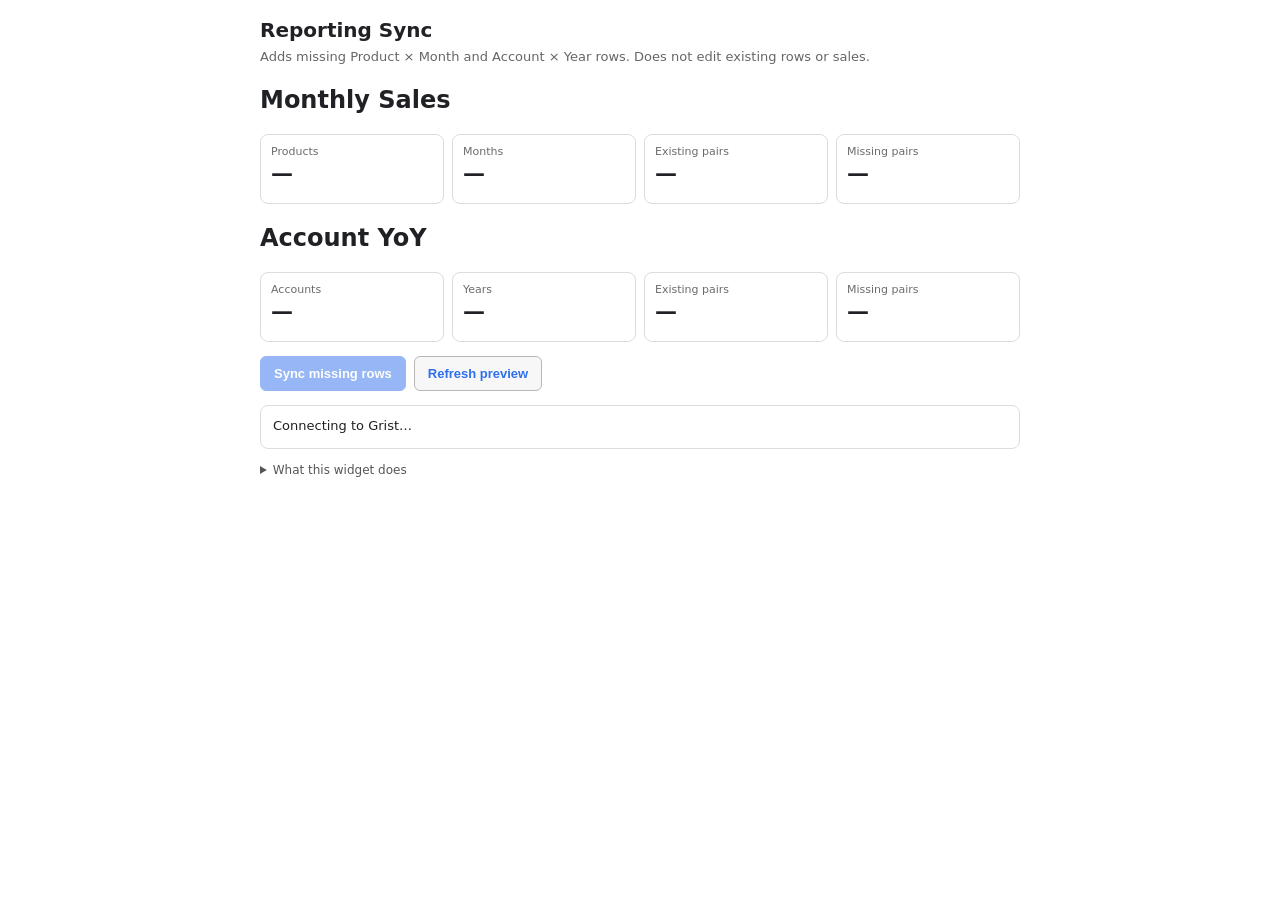
<file: index.html>
<!doctype html>
<html lang="en">
<head>
  <meta charset="utf-8" />
  <meta name="viewport" content="width=device-width, initial-scale=1" />
  <title>FDR Reporting Sync</title>
  <script src="https://docs.getgrist.com/grist-plugin-api.js"></script>
  <style>
    :root {
      font-family: Inter, system-ui, -apple-system, BlinkMacSystemFont, "Segoe UI", sans-serif;
      color: #202124;
      background: #ffffff;
    }

    * { box-sizing: border-box; }

    body {
      margin: 0;
      padding: 18px;
      min-width: 300px;
    }

    .wrap {
      max-width: 760px;
      margin: 0 auto;
    }

    h1 {
      font-size: 20px;
      margin: 0 0 6px;
    }

    .subtitle {
      margin: 0 0 16px;
      color: #666;
      font-size: 13px;
      line-height: 1.4;
    }

    .stats {
      display: grid;
      grid-template-columns: repeat(4, minmax(0, 1fr));
      gap: 8px;
      margin-bottom: 14px;
    }

    .stat {
      border: 1px solid #ddd;
      border-radius: 8px;
      padding: 10px;
      min-height: 70px;
    }

    .stat .label {
      color: #6b6b6b;
      font-size: 11px;
      margin-bottom: 4px;
    }

    .stat .value {
      font-size: 22px;
      font-weight: 700;
      line-height: 1.1;
    }

    .actions {
      display: flex;
      gap: 8px;
      align-items: center;
      margin-bottom: 14px;
      flex-wrap: wrap;
    }

    button {
      border: 1px solid #b8b8b8;
      border-radius: 6px;
      background: #f7f7f7;
      color: #2f6fed;
      padding: 9px 13px;
      cursor: pointer;
      font-size: 13px;
      font-weight: 600;
    }

    button.primary {
      background: #2f6fed;
      border-color: #2f6fed;
      color: white;
    }

    button:disabled {
      opacity: 0.5;
      cursor: not-allowed;
    }

    .status {
      border: 1px solid #ddd;
      border-radius: 8px;
      padding: 11px 12px;
      font-size: 13px;
      line-height: 1.45;
      min-height: 44px;
      white-space: pre-wrap;
    }

    .status.ok {
      border-color: #a8d5b5;
      background: #f2fbf4;
    }

    .status.warn {
      border-color: #e6c779;
      background: #fff9e8;
    }

    .status.error {
      border-color: #e3aaaa;
      background: #fff2f2;
    }

    details {
      margin-top: 14px;
      font-size: 12px;
      color: #555;
    }

    code {
      font-family: ui-monospace, SFMono-Regular, Menlo, Consolas, monospace;
      font-size: 11px;
    }

    @media (max-width: 600px) {
      .stats {
        grid-template-columns: repeat(2, minmax(0, 1fr));
      }
    }
  </style>
</head>
<body>
<div class="wrap">
  <h1>Reporting Sync</h1>
  <p class="subtitle">Adds missing Product × Month and Account × Year rows. Does not edit existing rows or sales.</p>
  <h2>Monthly Sales</h2>
  <div class="stats">
    <div class="stat"><div class="label">Products</div><div class="value" id="productsCount">—</div></div>
    <div class="stat"><div class="label">Months</div><div class="value" id="monthsCount">—</div></div>
    <div class="stat"><div class="label">Existing pairs</div><div class="value" id="monthlyExisting">—</div></div>
    <div class="stat"><div class="label">Missing pairs</div><div class="value" id="monthlyMissing">—</div></div>
  </div>
  <h2>Account YoY</h2>
  <div class="stats">
    <div class="stat"><div class="label">Accounts</div><div class="value" id="accountsCount">—</div></div>
    <div class="stat"><div class="label">Years</div><div class="value" id="yearsCount">—</div></div>
    <div class="stat"><div class="label">Existing pairs</div><div class="value" id="accountExisting">—</div></div>
    <div class="stat"><div class="label">Missing pairs</div><div class="value" id="accountMissing">—</div></div>
  </div>
  <div class="actions">
    <button id="syncBtn" class="primary" disabled>Sync missing rows</button>
    <button id="refreshBtn">Refresh preview</button>
  </div>
  <div id="status" class="status">Connecting to Grist…</div>
  <details><summary>What this widget does</summary>
    <p>For <code>Monthly_Sales</code>, it uses the products in <code>Products</code> and the distinct month dates already in Monthly Sales; it creates missing pairs and lets Grist's CE and Units formulas calculate. To extend the calendar beyond existing months, add those months first.</p>
    <p>For <code>Account_YoY_Data</code>, it uses <code>Accounts</code> and <code>Years</code>. If Account YoY already has duplicate keys, it skips that part until those records are reviewed. It never deletes or rewrites records.</p>
  </details>
</div>
<script>
(() => {
  "use strict";

  const CFG = {
    products: "Products", monthly: "Monthly_Sales", accounts: "Accounts",
    years: "Years", yoy: "Account_YoY_Data", batchSize: 50
  };
  const el = Object.fromEntries([
    "productsCount", "monthsCount", "monthlyExisting", "monthlyMissing",
    "accountsCount", "yearsCount", "accountExisting", "accountMissing",
    "syncBtn", "refreshBtn", "status"
  ].map(id => [id, document.getElementById(id)]));
  let busy = false;
  let previews = null;

  const count = table => Array.isArray(table.id) ? table.id.length : 0;
  const hasCol = (table, name) => Object.prototype.hasOwnProperty.call(table, name);
  const text = value => value == null ? "" : String(value).trim();
  const integer = value => Number.isSafeInteger(value) ? value : null;
  const asRef = value => {
    if (Array.isArray(value) && value[0] === "R") value = value[value.length - 1];
    return integer(value) > 0 ? value : null;
  };
  const asYear = value => {
    const n = Number(value);
    return value !== null && value !== "" && Number.isInteger(n) && n >= 1900 && n <= 2200 ? n : null;
  };
  const asMonth = value => {
    if (Array.isArray(value) && value[0] === "d") value = value[1];
    if (!Number.isSafeInteger(value)) return null;
    const day = new Date(value * 1000);
    return !Number.isNaN(day.getTime()) && day.getUTCDate() === 1 &&
      day.getUTCHours() === 0 && day.getUTCMinutes() === 0 && day.getUTCSeconds() === 0
      ? value : null;
  };
  const key = (left, right) => `${left}|${right}`;
  const required = (table, name, label) => {
    if (!hasCol(table, name)) throw new Error(`Missing column: ${label}.${name}`);
  };
  const format = value => value.toLocaleString();

  function previewMonthly(products, monthly) {
    required(products, "Product", CFG.products);
    required(monthly, "Product", CFG.monthly);
    required(monthly, "Month", CFG.monthly);
    const productMap = new Map();
    let unnamedProducts = 0;
    for (let i = 0; i < count(products); i++) {
      const id = asRef(products.id[i]);
      if (!id || !text(products.Product[i])) { unnamedProducts++; continue; }
      productMap.set(id, text(products.Product[i]));
    }
    const months = new Set();
    const existing = new Set();
    const duplicates = new Set();
    let malformed = 0;
    for (let i = 0; i < count(monthly); i++) {
      const product = asRef(monthly.Product[i]);
      const month = asMonth(monthly.Month[i]);
      if (!product || month === null || !productMap.has(product)) {
        malformed++;
        continue;
      }
      months.add(month);
      const pair = key(product, month);
      if (existing.has(pair)) duplicates.add(pair);
      existing.add(pair);
    }
    const missing = [];
    for (const product of productMap.keys()) {
      for (const month of months) {
        if (!existing.has(key(product, month))) missing.push({product, month});
      }
    }
    // Do not create months from guesswork: the existing rows define the calendar.
    const blocked = !productMap.size || !months.size || malformed > 0 || duplicates.size > 0 || unnamedProducts > 0;
    return {products: productMap.size, months: months.size, existing: existing.size,
      missing, duplicateCount: duplicates.size, malformed, unnamedProducts, blocked};
  }

  function previewAccounts(accounts, years, yoy) {
    required(accounts, "CanonicalID", CFG.accounts);
    required(years, "Year", CFG.years);
    required(yoy, "CanonicalID", CFG.yoy);
    required(yoy, "Year", CFG.yoy);
    const accountMap = new Map();
    let blankAccounts = 0;
    const duplicateAccounts = new Set();
    for (let i = 0; i < count(accounts); i++) {
      const id = text(accounts.CanonicalID[i]);
      if (!id) {blankAccounts++; continue;}
      if (accountMap.has(id)) {duplicateAccounts.add(id); continue;}
      accountMap.set(id, {id});
    }
    const yearSet = new Set();
    let invalidYears = 0;
    for (const rawYear of years.Year) {
      const year = asYear(rawYear);
      if (year !== null) yearSet.add(year);
      else if (rawYear !== null && rawYear !== "") invalidYears++;
    }
    const existing = new Set();
    const duplicates = new Set();
    let malformed = 0;
    for (let i = 0; i < count(yoy); i++) {
      const id = text(yoy.CanonicalID[i]);
      const year = asYear(yoy.Year[i]);
      if (!id || year === null) {malformed++; continue;}
      const pair = key(id, year);
      if (existing.has(pair)) duplicates.add(pair);
      existing.add(pair);
    }
    const missing = [];
    for (const account of accountMap.values()) {
      for (const year of yearSet) {
        if (!existing.has(key(account.id, year))) missing.push({...account, year});
      }
    }
    const blocked = !accountMap.size || !yearSet.size || blankAccounts > 0 ||
      duplicateAccounts.size > 0 || invalidYears > 0 || malformed > 0 || duplicates.size > 0;
    return {accounts: accountMap.size, years: yearSet.size, existing: existing.size,
      missing, duplicateCount: duplicates.size, duplicateAccounts: duplicateAccounts.size,
      blankAccounts, invalidYears, malformed, blocked};
  }

  async function readPreviews() {
    const tableIds = await grist.docApi.listTables();
    for (const name of Object.values(CFG).filter(v => typeof v === "string")) {
      if (!tableIds.includes(name)) throw new Error(`Missing table: ${name}`);
    }
    const [products, monthly, accounts, years, yoy] = await Promise.all([
      grist.docApi.fetchTable(CFG.products), grist.docApi.fetchTable(CFG.monthly),
      grist.docApi.fetchTable(CFG.accounts), grist.docApi.fetchTable(CFG.years),
      grist.docApi.fetchTable(CFG.yoy)
    ]);
    return {monthly: previewMonthly(products, monthly),
      account: previewAccounts(accounts, years, yoy)};
  }

  function status(message, kind = "") {
    el.status.textContent = message;
    el.status.className = `status ${kind}`.trim();
  }
  function updateButtons() {
    el.refreshBtn.disabled = busy;
    el.syncBtn.disabled = busy || !previews ||
      !((!previews.monthly.blocked && previews.monthly.missing.length) ||
        (!previews.account.blocked && previews.account.missing.length));
  }
  function paint(next) {
    previews = next;
    el.productsCount.textContent = format(next.monthly.products);
    el.monthsCount.textContent = format(next.monthly.months);
    el.monthlyExisting.textContent = format(next.monthly.existing);
    el.monthlyMissing.textContent = format(next.monthly.missing.length);
    el.accountsCount.textContent = format(next.account.accounts);
    el.yearsCount.textContent = format(next.account.years);
    el.accountExisting.textContent = format(next.account.existing);
    el.accountMissing.textContent = format(next.account.missing.length);
    updateButtons();
  }
  function notes(next) {
    const m = next.monthly, a = next.account;
    const messages = [`Monthly Sales: ${format(m.missing.length)} missing Product × Month pairs.`];
    if (m.blocked) messages.push(`Monthly sync paused: ${m.duplicateCount} duplicate pairs, ${m.malformed} invalid rows, ${m.unnamedProducts} unnamed products; also check that products and months exist.`);
    messages.push(`Account YoY: ${format(a.missing.length)} missing Account × Year pairs.`);
    if (a.blocked) messages.push(`Account YoY sync paused: ${a.duplicateCount} duplicate pairs, ${a.duplicateAccounts} duplicate account IDs, ${a.blankAccounts} blank account IDs, ${a.invalidYears} invalid years, ${a.malformed} invalid rows. Existing rows will not be deleted.`);
    if (m.missing.length === 0 && a.missing.length === 0) messages.push("All required combinations are present (review warnings above if any).");
    return messages.join("\n");
  }
  function resetDisplay() {
    previews = null;
    for (const id of ["productsCount","monthsCount","monthlyExisting","monthlyMissing", "accountsCount","yearsCount","accountExisting","accountMissing"]) el[id].textContent = "—";
  }

  async function refresh() {
    if (busy) return;
    busy = true;
    updateButtons();
    status("Checking existing reporting rows…");
    try {
      const next = await readPreviews();
      paint(next);
      status(notes(next), next.monthly.blocked || next.account.blocked ? "warn" : "ok");
    } catch (err) {
      resetDisplay();
      status(`Could not check tables: ${err && err.message ? err.message : String(err)}`, "error");
    } finally {
      busy = false;
      updateButtons();
    }
  }

  async function sync() {
    if (busy) return;
    busy = true;
    updateButtons();
    let addedMonthly = 0, addedAccounts = 0;
    try {
      // Always read again after the click; never trust a stale preview.
      let next = await readPreviews();
      paint(next);
      if (!next.monthly.blocked) {
        for (let start = 0; start < next.monthly.missing.length; start += CFG.batchSize) {
          // Re-check live keys before every batch to avoid copying any pair twice.
          const target = await grist.docApi.fetchTable(CFG.monthly);
          const existing = new Set();
          for (let i = 0; i < count(target); i++) {
            const product = asRef(target.Product[i]), month = asMonth(target.Month[i]);
            if (product && month !== null) existing.add(key(product, month));
          }
          const batch = next.monthly.missing.slice(start, start + CFG.batchSize)
            .filter(r => !existing.has(key(r.product, r.month)));
          if (!batch.length) continue;
          status(`Adding monthly rows: ${format(addedMonthly)} of ${format(next.monthly.missing.length)} confirmed…`, "warn");
          await grist.docApi.applyUserActions(batch.map(r => ["AddRecord", CFG.monthly, null,
            {Product: r.product, Month: r.month}]));
          addedMonthly += batch.length;
        }
      }
      // Independently refresh the account preview after monthly writes. Do not run
      // Account YoY while its existing duplicate-key issue remains unresolved.
      next = await readPreviews();
      paint(next);
      if (!next.account.blocked) {
        for (let start = 0; start < next.account.missing.length; start += CFG.batchSize) {
          const target = await grist.docApi.fetchTable(CFG.yoy);
          const existing = new Set();
          for (let i = 0; i < count(target); i++) {
            const id = text(target.CanonicalID[i]), year = asYear(target.Year[i]);
            if (id && year !== null) existing.add(key(id, year));
          }
          const batch = next.account.missing.slice(start, start + CFG.batchSize)
            .filter(r => !existing.has(key(r.id, r.year)));
          if (!batch.length) continue;
          status(`Adding account rows: ${format(addedAccounts)} of ${format(next.account.missing.length)} confirmed…`, "warn");
          await grist.docApi.applyUserActions(batch.map(r => ["AddRecord", CFG.yoy, null,
            {CanonicalID: r.id, Year: r.year}]));
          addedAccounts += batch.length;
        }
      }
      // IMPORTANT: verify from Grist before claiming the sync is complete.
      const finalPreview = await readPreviews();
      paint(finalPreview);
      status(`Grist confirmed ${format(addedMonthly)} new monthly rows and ${format(addedAccounts)} new Account YoY rows.\n${notes(finalPreview)}`,
        finalPreview.monthly.blocked || finalPreview.account.blocked ||
        finalPreview.monthly.missing.length || finalPreview.account.missing.length ? "warn" : "ok");
    } catch (err) {
      // Some batches may already have saved. Don't replay them without a fresh read.
      try {paint(await readPreviews());} catch (_) {resetDisplay();}
      status(`Sync stopped: ${err && err.message ? err.message : String(err)}\nSome rows may have saved. Use Refresh preview before retrying.`, "error");
    } finally {
      busy = false;
      updateButtons();
    }
  }

  el.refreshBtn.addEventListener("click", refresh);
  el.syncBtn.addEventListener("click", sync);
  grist.ready({requiredAccess: "full"});
  refresh();
})();
</script>
</body>
</html>
</file>
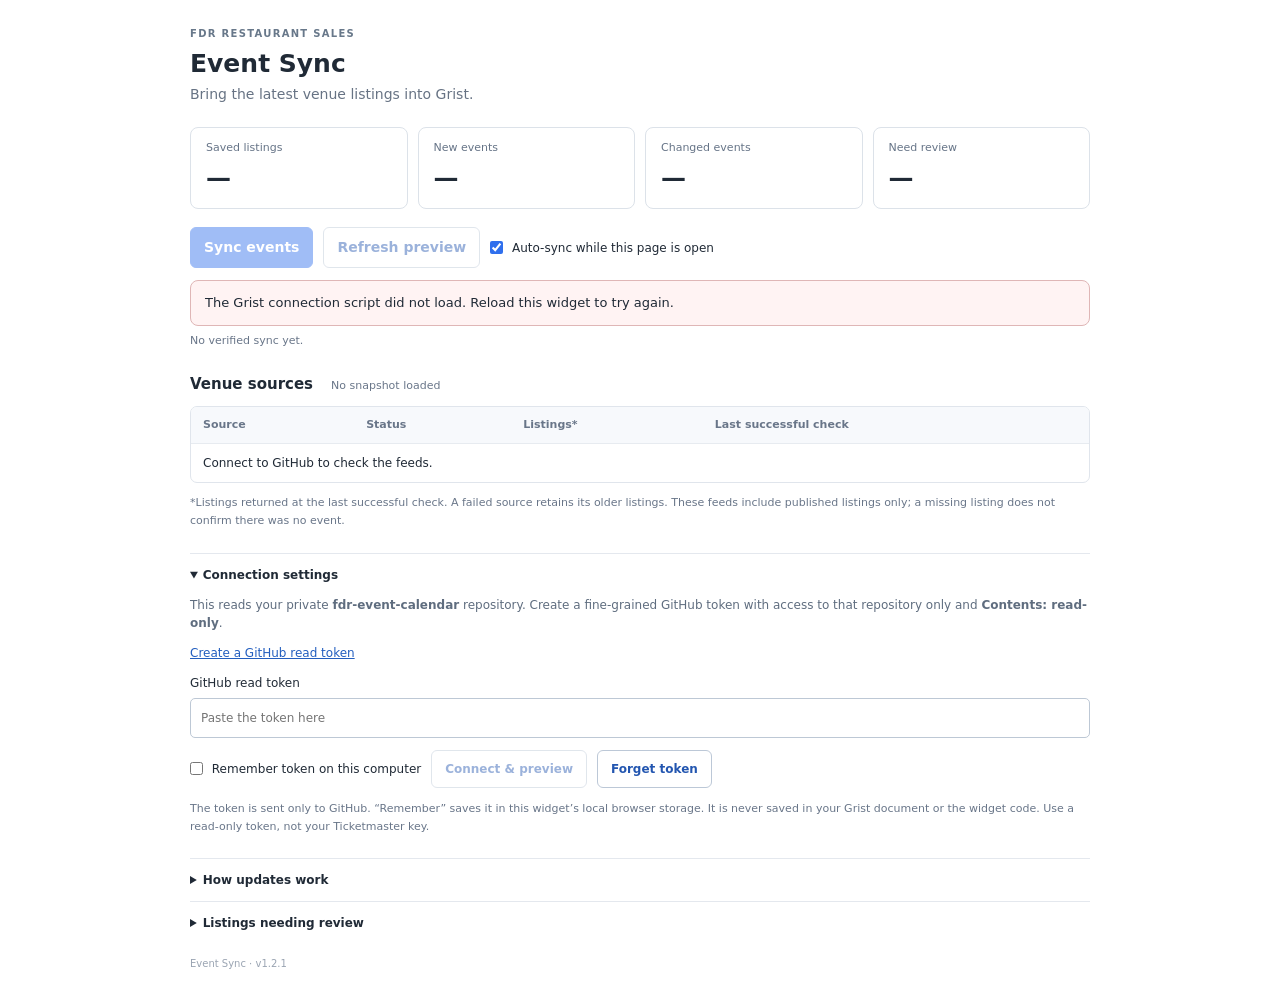
<file: events/index.html>
<!doctype html>
<html lang="en">
<head>
  <meta charset="utf-8">
  <meta name="viewport" content="width=device-width, initial-scale=1">
  <meta name="referrer" content="no-referrer">
  <!-- Grist's official API bundle uses eval; keep script origins restricted while allowing its runtime. -->
  <meta http-equiv="Content-Security-Policy" content="default-src 'none'; script-src 'self' https://docs.getgrist.com 'unsafe-eval'; style-src 'self'; connect-src https://api.github.com https://fishersin.gov; base-uri 'none'; form-action 'none'">
  <title>FDR Event Sync</title>
  <link rel="stylesheet" href="style.css">
  <script defer src="https://docs.getgrist.com/grist-plugin-api.js"></script>
  <script defer src="core.js?v=1.2.1"></script>
  <script defer src="desktop.js?v=1.2.1"></script>
  <script defer src="ui.js?v=1.2.1"></script>
</head>
<body>
<main>
  <header><span class="eyebrow">FDR RESTAURANT SALES</span><h1>Event Sync</h1>
  <p>Bring the latest venue listings into Grist.</p></header>
  <div class="stats" aria-label="Sync preview">
    <div><span>Saved listings</span><strong id="listings">—</strong></div>
    <div><span>New events</span><strong id="newEvents">—</strong></div>
    <div><span>Changed events</span><strong id="changedEvents">—</strong></div>
    <div><span>Need review</span><strong id="reviewCount">—</strong></div>
  </div>
  <div class="actions">
    <button id="sync" class="primary" disabled>Sync events</button>
    <button id="preview" disabled>Refresh preview</button>
    <label><input id="auto" type="checkbox" checked> Auto-sync while this page is open</label>
  </div>
  <div id="status" class="status" role="status" aria-live="polite">Connecting to Grist…</div>
  <p class="meta" id="lastSync">No verified sync yet.</p>
  <section aria-labelledby="sourceTitle">
    <div class="section-heading"><h2 id="sourceTitle">Venue sources</h2><span id="snapshotTime" class="meta">No snapshot loaded</span></div>
    <div class="table-wrap"><table><thead><tr><th>Source</th><th>Status</th><th>Listings*</th><th>Last successful check</th></tr></thead><tbody id="sources"><tr><td colspan="4">Connect to GitHub to check the feeds.</td></tr></tbody></table></div>
    <p class="fine">*Listings returned at the last successful check. A failed source retains its older listings. These feeds include published listings only; a missing listing does not confirm there was no event.</p>
  </section>
  <details id="connection" open>
    <summary>Connection settings</summary>
    <p>This reads your private <strong>fdr-event-calendar</strong> repository. Create a fine-grained GitHub token with access to that repository only and <strong>Contents: read-only</strong>.</p>
    <p><a href="https://github.com/settings/personal-access-tokens/new" target="_blank" rel="noopener noreferrer">Create a GitHub read token</a></p>
    <label for="token">GitHub read token</label>
    <input id="token" type="password" autocomplete="off" spellcheck="false" placeholder="Paste the token here">
    <div class="connection-actions"><label><input id="remember" type="checkbox"> Remember token on this computer</label><button id="connect">Connect &amp; preview</button><button id="forget">Forget token</button></div>
    <p class="fine">The token is sent only to GitHub. “Remember” saves it in this widget’s local browser storage. It is never saved in your Grist document or the widget code. Use a read-only token, not your Ticketmaster key.</p>
  </details>
  <details><summary>How updates work</summary>
    <p>GitHub collects Fishers Event Center, Ruoff, Riverview Health Arena at Innovation Mile, and AMP's Ticketmaster listings daily. This page fetches the AMP city calendar directly from your computer because the city does not accept GitHub server requests.</p>
    <p>After your first verified sync, this page checks on opening and every 30 minutes while visible. It also checks when you return after 30 minutes. Grist must be running with this page visible.</p>
    <p>The preview shows new and changed events. Sync matches Event_Key and Venue_Key, updates source fields, and keeps existing row IDs. Your Review_Note and any extra note, reference, or formula columns are preserved. Updated collector notes go into Source_Review_Note, which is added on the first sync.</p>
    <p>Source_Checks stores the latest feed status and is added on the first direct AMP sync if needed. If AMP cannot load, its saved Grist events are retained while the other feeds update. Calendar and restaurant sales are not changed by this widget.</p>
    <p>Grant this custom widget <strong>Full document access</strong> in Grist so it can update Events and Venues.</p>
  </details>
  <details id="reviewDetails"><summary id="reviewTitle">Listings needing review</summary><ul id="reviewList"></ul></details>
  <footer>Event Sync · v1.2.1</footer>
</main>
</body>
</html>
</file>
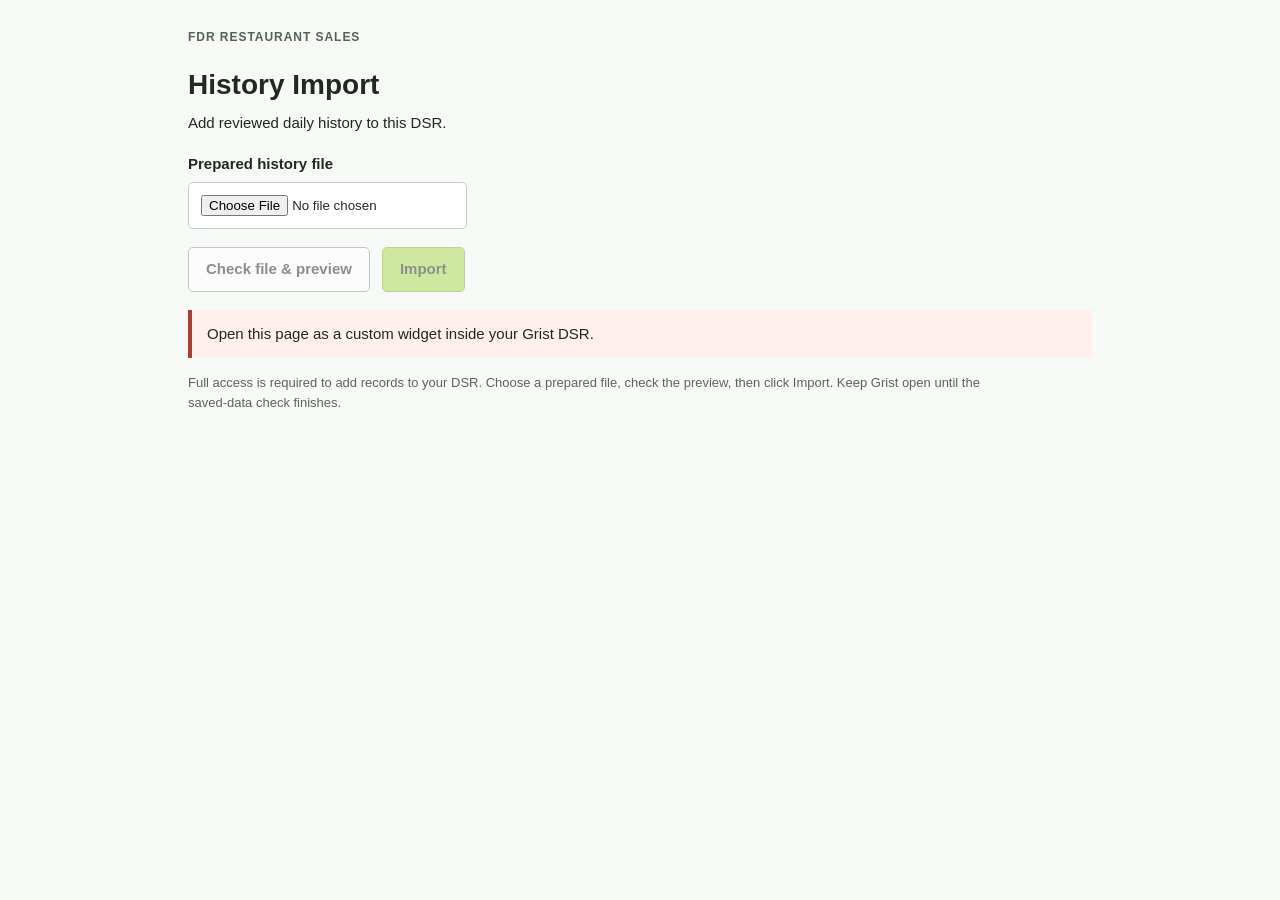
<file: history-import/index.html>
<!doctype html>
<html lang="en">
<head>
  <meta charset="utf-8">
  <meta name="viewport" content="width=device-width,initial-scale=1">
  <meta name="referrer" content="no-referrer">
  <meta http-equiv="Content-Security-Policy" content="default-src 'none'; script-src 'self' https://docs.getgrist.com 'unsafe-eval'; style-src 'self'; connect-src 'none'; base-uri 'none'; form-action 'none'">
  <title>FDR History Import</title>
  <link rel="stylesheet" href="style.css">
  <script defer src="https://docs.getgrist.com/grist-plugin-api.js"></script>
  <script type="module" src="widget.mjs"></script>
</head>
<body><main>
  <header><p class="eyebrow">FDR RESTAURANT SALES</p><h1>History Import</h1>
    <p>Add reviewed daily history to this DSR.</p></header>
  <label for="package">Prepared history file</label>
  <input id="package" type="file" accept=".json,application/json">
  <div class="actions"><button id="preview" disabled>Check file &amp; preview</button><button id="import" class="primary" disabled>Import</button></div>
  <p id="status" role="status" aria-live="polite">Connecting to Grist…</p>
  <section id="details" hidden aria-label="Import preview">
    <dl><div><dt>Period</dt><dd id="period"></dd></div><div><dt>New sales records</dt><dd id="count"></dd></div><div><dt>Item net sales</dt><dd id="net"></dd></div></dl>
    <p id="gaps"></p><p id="source" class="source"></p>
  </section>
  <p class="fine">Full access is required to add records to your DSR. Choose a prepared file, check the preview, then click Import. Keep Grist open until the saved-data check finishes.</p>
  <p id="timing" class="fine"></p>
</main></body></html>
</file>
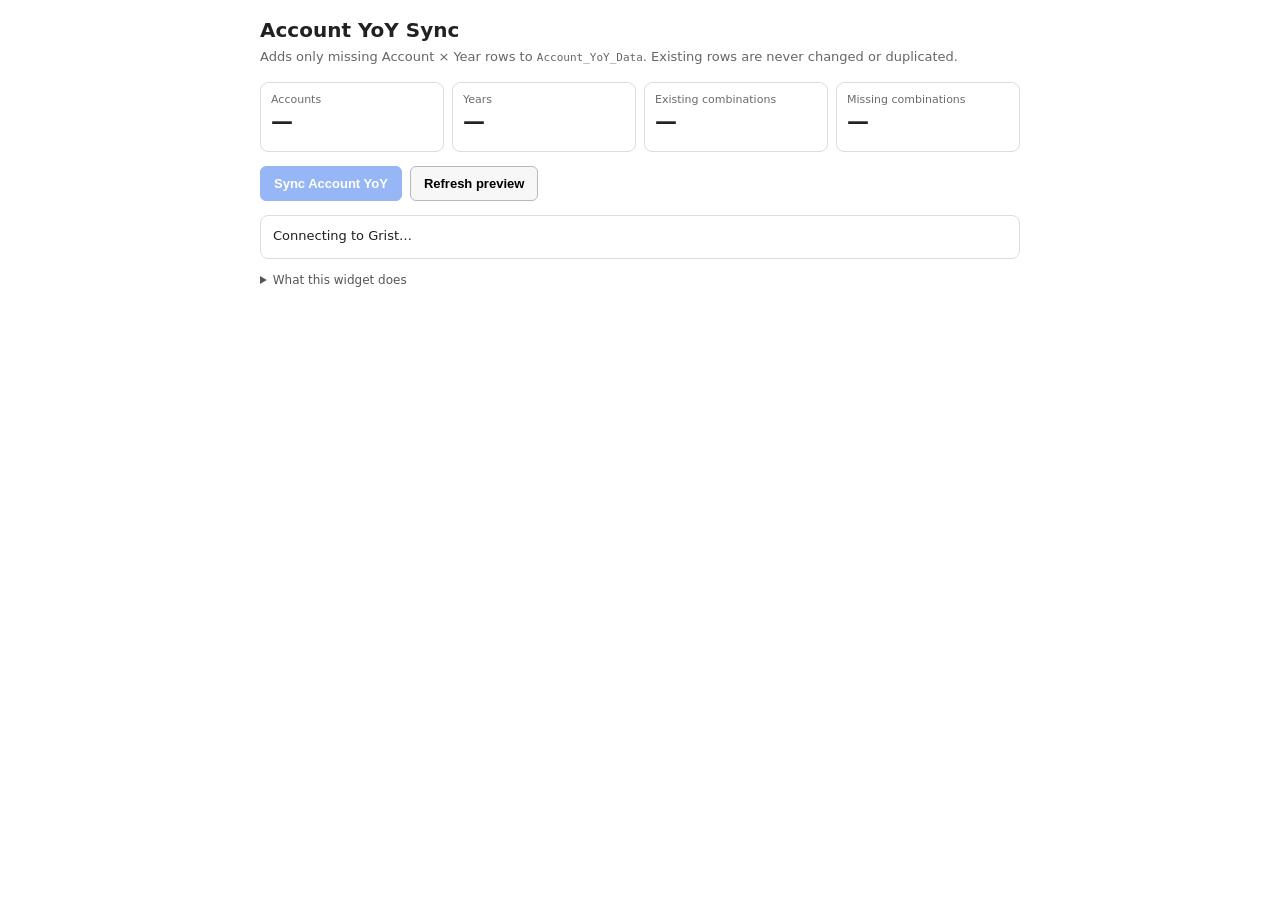
<file: Account_YoY_Sync_Widget.html>
<!doctype html>
<html lang="en">
<head>
  <meta charset="utf-8" />
  <meta name="viewport" content="width=device-width, initial-scale=1" />
  <title>Account YoY Sync</title>
  <script src="https://docs.getgrist.com/grist-plugin-api.js"></script>
  <style>
    :root {
      font-family: Inter, system-ui, -apple-system, BlinkMacSystemFont, "Segoe UI", sans-serif;
      color: #202124;
      background: #ffffff;
    }

    * { box-sizing: border-box; }

    body {
      margin: 0;
      padding: 18px;
      min-width: 300px;
    }

    .wrap {
      max-width: 760px;
      margin: 0 auto;
    }

    h1 {
      font-size: 20px;
      margin: 0 0 6px;
    }

    .subtitle {
      margin: 0 0 16px;
      color: #666;
      font-size: 13px;
      line-height: 1.4;
    }

    .stats {
      display: grid;
      grid-template-columns: repeat(4, minmax(0, 1fr));
      gap: 8px;
      margin-bottom: 14px;
    }

    .stat {
      border: 1px solid #ddd;
      border-radius: 8px;
      padding: 10px;
      min-height: 70px;
    }

    .stat .label {
      color: #6b6b6b;
      font-size: 11px;
      margin-bottom: 4px;
    }

    .stat .value {
      font-size: 22px;
      font-weight: 700;
      line-height: 1.1;
    }

    .actions {
      display: flex;
      gap: 8px;
      align-items: center;
      margin-bottom: 14px;
      flex-wrap: wrap;
    }

    button {
      border: 1px solid #b8b8b8;
      border-radius: 6px;
      background: #f7f7f7;
      padding: 9px 13px;
      cursor: pointer;
      font-size: 13px;
      font-weight: 600;
    }

    button.primary {
      background: #2f6fed;
      border-color: #2f6fed;
      color: white;
    }

    button:disabled {
      opacity: 0.5;
      cursor: not-allowed;
    }

    .status {
      border: 1px solid #ddd;
      border-radius: 8px;
      padding: 11px 12px;
      font-size: 13px;
      line-height: 1.45;
      min-height: 44px;
      white-space: pre-wrap;
    }

    .status.ok {
      border-color: #a8d5b5;
      background: #f2fbf4;
    }

    .status.warn {
      border-color: #e6c779;
      background: #fff9e8;
    }

    .status.error {
      border-color: #e3aaaa;
      background: #fff2f2;
    }

    details {
      margin-top: 14px;
      font-size: 12px;
      color: #555;
    }

    code {
      font-family: ui-monospace, SFMono-Regular, Menlo, Consolas, monospace;
      font-size: 11px;
    }

    @media (max-width: 600px) {
      .stats {
        grid-template-columns: repeat(2, minmax(0, 1fr));
      }
    }
  </style>
</head>
<body>
<div class="wrap">
  <h1>Account YoY Sync</h1>
  <p class="subtitle">
    Adds only missing Account × Year rows to <code>Account_YoY_Data</code>.
    Existing rows are never changed or duplicated.
  </p>

  <div class="stats">
    <div class="stat">
      <div class="label">Accounts</div>
      <div class="value" id="accountsCount">—</div>
    </div>
    <div class="stat">
      <div class="label">Years</div>
      <div class="value" id="yearsCount">—</div>
    </div>
    <div class="stat">
      <div class="label">Existing combinations</div>
      <div class="value" id="existingCount">—</div>
    </div>
    <div class="stat">
      <div class="label">Missing combinations</div>
      <div class="value" id="missingCount">—</div>
    </div>
  </div>

  <div class="actions">
    <button id="syncBtn" class="primary" disabled>Sync Account YoY</button>
    <button id="refreshBtn">Refresh preview</button>
  </div>

  <div id="status" class="status">Connecting to Grist…</div>

  <details>
    <summary>What this widget does</summary>
    <p>
      It reads <code>Accounts.CanonicalID</code>, every value in <code>Years.Year</code>,
      and the existing <code>CanonicalID + Year</code> pairs in
      <code>Account_YoY_Data</code>. It inserts only combinations that do not already exist.
    </p>
    <p>
      If the target table has an <code>Account</code> text column, the widget also fills it
      from <code>Accounts.Account</code>. Formula columns such as Account Ref, YTD CEs,
      Prior Year YTD CEs, Opportunity, and Priority are left for Grist to calculate.
    </p>
  </details>
</div>

<script>
(() => {
  "use strict";

  const CONFIG = {
    accountsTable: "Accounts",
    yearsTable: "Years",
    yoyTable: "Account_YoY_Data",
    canonicalIdColumn: "CanonicalID",
    accountNameColumn: "Account",
    yearColumn: "Year",
    batchSize: 250
  };

  const el = {
    syncBtn: document.getElementById("syncBtn"),
    refreshBtn: document.getElementById("refreshBtn"),
    status: document.getElementById("status"),
    accountsCount: document.getElementById("accountsCount"),
    yearsCount: document.getElementById("yearsCount"),
    existingCount: document.getElementById("existingCount"),
    missingCount: document.getElementById("missingCount")
  };

  let preview = null;
  let busy = false;

  function setStatus(message, kind = "") {
    el.status.textContent = message;
    el.status.className = `status ${kind}`.trim();
  }

  function setBusy(value) {
    busy = value;
    el.refreshBtn.disabled = value;
    el.syncBtn.disabled = value || !preview || preview.missing.length === 0 || preview.blocked;
  }

  function columnExists(table, columnId) {
    return Object.prototype.hasOwnProperty.call(table, columnId);
  }

  function normalizeText(value) {
    return value == null ? "" : String(value).trim();
  }

  function normalizeYear(value) {
    if (value === null || value === undefined || value === "") return null;
    const n = Number(value);
    if (!Number.isFinite(n)) return null;
    const y = Math.trunc(n);
    return y === n && y >= 1900 && y <= 2200 ? y : null;
  }

  function rowCount(table) {
    return Array.isArray(table.id) ? table.id.length : 0;
  }

  async function loadPreview() {
    if (busy) return;
    preview = null;
    setBusy(true);
    setStatus("Reading Accounts, Years, and Account YoY Data…");

    try {
      const tableIds = await grist.docApi.listTables();

      const requiredTables = [
        CONFIG.accountsTable,
        CONFIG.yearsTable,
        CONFIG.yoyTable
      ];
      const missingTables = requiredTables.filter(t => !tableIds.includes(t));

      if (missingTables.length) {
        throw new Error(
          `Missing required table${missingTables.length > 1 ? "s" : ""}: ${missingTables.join(", ")}`
        );
      }

      const [accounts, years, yoy] = await Promise.all([
        grist.docApi.fetchTable(CONFIG.accountsTable),
        grist.docApi.fetchTable(CONFIG.yearsTable),
        grist.docApi.fetchTable(CONFIG.yoyTable)
      ]);

      const requiredColumns = [
        [accounts, CONFIG.canonicalIdColumn, `${CONFIG.accountsTable}.${CONFIG.canonicalIdColumn}`],
        [years, CONFIG.yearColumn, `${CONFIG.yearsTable}.${CONFIG.yearColumn}`],
        [yoy, CONFIG.canonicalIdColumn, `${CONFIG.yoyTable}.${CONFIG.canonicalIdColumn}`],
        [yoy, CONFIG.yearColumn, `${CONFIG.yoyTable}.${CONFIG.yearColumn}`]
      ];

      const missingColumns = requiredColumns
        .filter(([table, col]) => !columnExists(table, col))
        .map(([, , name]) => name);

      if (missingColumns.length) {
        throw new Error(`Missing required column${missingColumns.length > 1 ? "s" : ""}: ${missingColumns.join(", ")}`);
      }

      // Build a unique, validated account list.
      const accountMap = new Map();
      const duplicateAccountIds = new Set();
      let blankAccountIds = 0;

      for (let i = 0; i < rowCount(accounts); i++) {
        const canonicalID = normalizeText(accounts[CONFIG.canonicalIdColumn][i]);
        if (!canonicalID) {
          blankAccountIds++;
          continue;
        }

        const accountName = columnExists(accounts, CONFIG.accountNameColumn)
          ? normalizeText(accounts[CONFIG.accountNameColumn][i])
          : "";

        if (accountMap.has(canonicalID)) {
          duplicateAccountIds.add(canonicalID);
          continue;
        }

        accountMap.set(canonicalID, { canonicalID, accountName });
      }

      // Duplicate CanonicalIDs in Accounts are dangerous: do not guess.
      const blocked = duplicateAccountIds.size > 0;

      // Read unique valid years from the Years table.
      const yearSet = new Set();
      let invalidYears = 0;

      for (let i = 0; i < rowCount(years); i++) {
        const year = normalizeYear(years[CONFIG.yearColumn][i]);
        if (year === null) {
          if (years[CONFIG.yearColumn][i] !== null &&
              years[CONFIG.yearColumn][i] !== undefined &&
              years[CONFIG.yearColumn][i] !== "") {
            invalidYears++;
          }
          continue;
        }
        yearSet.add(year);
      }

      const yearList = Array.from(yearSet).sort((a, b) => a - b);

      // Build existing target keys and count any duplicates already present.
      const existing = new Set();
      const duplicateTargetKeys = new Set();

      for (let i = 0; i < rowCount(yoy); i++) {
        const canonicalID = normalizeText(yoy[CONFIG.canonicalIdColumn][i]);
        const year = normalizeYear(yoy[CONFIG.yearColumn][i]);

        if (!canonicalID || year === null) continue;

        const key = `${canonicalID}|${year}`;
        if (existing.has(key)) {
          duplicateTargetKeys.add(key);
        } else {
          existing.add(key);
        }
      }

      const targetHasAccountText = columnExists(yoy, CONFIG.accountNameColumn);
      const missing = [];

      for (const account of accountMap.values()) {
        for (const year of yearList) {
          const key = `${account.canonicalID}|${year}`;
          if (!existing.has(key)) {
            missing.push({
              canonicalID: account.canonicalID,
              accountName: account.accountName,
              year
            });
          }
        }
      }

      preview = {
        accountsCount: accountMap.size,
        yearsCount: yearList.length,
        existingCount: existing.size,
        missing,
        blocked,
        duplicateAccountIds: Array.from(duplicateAccountIds).sort(),
        duplicateTargetKeysCount: duplicateTargetKeys.size,
        blankAccountIds,
        invalidYears,
        targetHasAccountText
      };

      el.accountsCount.textContent = preview.accountsCount.toLocaleString();
      el.yearsCount.textContent = preview.yearsCount.toLocaleString();
      el.existingCount.textContent = preview.existingCount.toLocaleString();
      el.missingCount.textContent = preview.missing.length.toLocaleString();

      const notes = [];

      if (preview.blocked) {
        notes.push(
          `STOP: Accounts contains duplicate CanonicalIDs (${preview.duplicateAccountIds.join(", ")}). ` +
          `Fix those before syncing.`
        );
      } else if (preview.missing.length === 0) {
        notes.push("Everything is already up to date. No rows need to be added.");
      } else {
        notes.push(
          `${preview.missing.length.toLocaleString()} missing Account × Year row` +
          `${preview.missing.length === 1 ? "" : "s"} ready to add.`
        );
      }

      if (preview.duplicateTargetKeysCount > 0) {
        notes.push(
          `Warning: Account_YoY_Data already contains ${preview.duplicateTargetKeysCount.toLocaleString()} duplicate ` +
          `CanonicalID + Year combination${preview.duplicateTargetKeysCount === 1 ? "" : "s"}. ` +
          `This widget will not create additional duplicates.`
        );
      }

      if (preview.blankAccountIds > 0) {
        notes.push(
          `${preview.blankAccountIds.toLocaleString()} Accounts row` +
          `${preview.blankAccountIds === 1 ? " has" : "s have"} a blank CanonicalID and will be skipped.`
        );
      }

      if (preview.invalidYears > 0) {
        notes.push(
          `${preview.invalidYears.toLocaleString()} invalid Year value` +
          `${preview.invalidYears === 1 ? " was" : "s were"} ignored.`
        );
      }

      setStatus(
        notes.join("\n"),
        preview.blocked ? "error" :
          preview.duplicateTargetKeysCount > 0 || preview.blankAccountIds > 0 || preview.invalidYears > 0
            ? "warn"
            : "ok"
      );
    } catch (err) {
      preview = null;
      setStatus(`Could not build preview:\n${err && err.message ? err.message : String(err)}`, "error");
      el.accountsCount.textContent = "—";
      el.yearsCount.textContent = "—";
      el.existingCount.textContent = "—";
      el.missingCount.textContent = "—";
    } finally {
      setBusy(false);
    }
  }

  async function syncMissing() {
    if (busy || !preview || preview.blocked || preview.missing.length === 0) return;

    const total = preview.missing.length;
    const targetHasAccountText = preview.targetHasAccountText;

    setBusy(true);

    try {
      let added = 0;

      for (let start = 0; start < total; start += CONFIG.batchSize) {
        const batch = preview.missing.slice(start, start + CONFIG.batchSize);

        const actions = batch.map(row => {
          const values = {
            [CONFIG.canonicalIdColumn]: row.canonicalID,
            [CONFIG.yearColumn]: row.year
          };

          if (targetHasAccountText && row.accountName) {
            values[CONFIG.accountNameColumn] = row.accountName;
          }

          return ["AddRecord", CONFIG.yoyTable, null, values];
        });

        setStatus(
          `Adding missing rows… ${added.toLocaleString()} of ${total.toLocaleString()} complete.`,
          "warn"
        );

        await grist.docApi.applyUserActions(actions);
        added += batch.length;
      }

      setStatus(
        `Sync complete. Added ${added.toLocaleString()} missing Account × Year row` +
        `${added === 1 ? "" : "s"}. Refreshing preview…`,
        "ok"
      );

      // Re-read the document so a second click can never repeat the same rows.
      await loadPreview();

      if (preview && preview.missing.length === 0) {
        setStatus(
          `Sync complete. Added ${added.toLocaleString()} row${added === 1 ? "" : "s"}. ` +
          `Account YoY is now fully synced.`,
          preview.duplicateTargetKeysCount > 0 ? "warn" : "ok"
        );
      }
    } catch (err) {
      setStatus(
        `Sync stopped because Grist returned an error.\n` +
        `${err && err.message ? err.message : String(err)}\n\n` +
        `Rows successfully added before the error will remain. Click Refresh preview before trying again.`,
        "error"
      );
    } finally {
      setBusy(false);
    }
  }

  el.refreshBtn.addEventListener("click", loadPreview);
  el.syncBtn.addEventListener("click", syncMissing);

  grist.ready({ requiredAccess: "full" });

  // Build a preview as soon as Grist grants access.
  loadPreview();
})();
</script>
</body>
</html>
</file>
<file: events/style.css>
:root {font-family: Inter, system-ui, -apple-system, BlinkMacSystemFont, "Segoe UI", sans-serif; color: #202a36; background: #fff; font-size: 14px; line-height: 1.5; color-scheme: light;}
* {box-sizing: border-box;}
body {margin: 0; padding: 22px; min-width: 300px;}
main {max-width: 900px; margin: 0 auto;}
header {margin-bottom: 22px;}
.eyebrow {color: #68788a; font-size: 10px; letter-spacing: .13em; font-weight: 650;}
h1 {font-size: 25px; line-height: 1.2; margin: 6px 0 5px;}
header p {margin: 0; color: #677384;}
h2 {font-size: 15px; margin: 0;}
.stats {display: grid; grid-template-columns: repeat(4, 1fr); gap: 10px; margin-bottom: 18px;}
.stats div {border: 1px solid #dce2e9; border-radius: 8px; padding: 12px 15px;}
.stats span {display: block; color: #667487; font-size: 11px;}
.stats strong {display: block; font-size: 25px; margin-top: 2px;}
.actions, .connection-actions {display: flex; flex-wrap: wrap; gap: 10px; align-items: center; margin: 12px 0;}
button {border: 1px solid #bcc8d7; border-radius: 6px; color: #2356b0; background: #fff; padding: 9px 13px; font: inherit; font-weight: 600; cursor: pointer;}
button.primary {background: #2f6fed; border-color: #2f6fed; color: #fff;}
button:disabled {opacity: .45; cursor: default;}
button:focus-visible, input:focus-visible, summary:focus-visible, a:focus-visible {outline: 2px solid #2f6fed; outline-offset: 3px;}
label {font-size: 12px;}
input[type=checkbox] {vertical-align: middle; accent-color: #2f6fed; margin: 0 5px 2px 0;}
input[type=password] {width: 100%; display: block; margin: 6px 0 10px; border: 1px solid #bdc8d5; border-radius: 5px; padding: 10px; font: inherit;}
.status {border: 1px solid #dce2e9; border-radius: 8px; padding: 12px 14px; white-space: pre-wrap; font-size: 13px; overflow-wrap: anywhere;}
.status.ok {border-color: #b5d8c1; background: #f0faf3;}
.status.warn {border-color: #e7cf8e; background: #fff9ec;}
.status.error {border-color: #dfb6b6; background: #fff3f3;}
.meta, .fine {font-size: 11px; color: #697689;}
.meta {margin: 7px 0 20px;}
.fine {line-height: 1.6;}
section {margin: 24px 0;}
.section-heading {display: flex; align-items: baseline; flex-wrap: wrap; gap: 8px 18px; margin-bottom: 10px;}
.section-heading .meta {margin: 0;}
.table-wrap {overflow-x: auto; border: 1px solid #e0e5ec; border-radius: 7px;}
table {border-collapse: collapse; width: 100%; text-align: left; font-size: 12px;}
th, td {padding: 10px 12px; border-bottom: 1px solid #e7ebf0; vertical-align: top;}
th {background: #f7f9fc; color: #697689; font-weight: 600; font-size: 11px;}
tr:last-child td {border-bottom: 0;}
td small {display: block; color: #778497; font-size: 10px; margin-top: 2px;}
.failed {color: #976013; font-weight: 650;}
.success {color: #286f42;}
details {border-top: 1px solid #e4e8ee; padding: 12px 0; font-size: 12px;}
summary {cursor: pointer; font-weight: 600;}
details p {color: #5f6d7f;}
a {color: #235ebf;}
li {margin-bottom: 10px; overflow-wrap: anywhere;}
footer {font-size: 10px; color: #9aa4b2; padding: 12px 0 0;}
@media (max-width: 590px) {body {padding: 15px;} .stats {grid-template-columns: repeat(2, 1fr);} .actions > label {width: 100%;}}
</file>
<file: history-import/style.css>
:root{font:15px/1.5 Arial,sans-serif;color:#202923;background:#f7f9f7}*{box-sizing:border-box}body{margin:0}main{max-width:960px;margin:auto;padding:28px}h1{font-size:28px;margin:0 0 6px}header p{margin:0 0 18px}.eyebrow{color:#536354;font-size:12px;letter-spacing:.08em;font-weight:bold}label{display:block;font-weight:bold;margin-bottom:7px}input[type=file]{display:block;max-width:100%;padding:12px;border:1px solid #c3cec3;border-radius:5px;background:white}.actions{display:flex;gap:12px;flex-wrap:wrap;margin:18px 0}button{font:inherit;font-weight:bold;padding:10px 17px;border:1px solid #879987;border-radius:5px;background:white;color:#202923;cursor:pointer}.primary{background:#a7d84a;border-color:#7eaa31}button:disabled{opacity:.5;cursor:default}button:focus-visible,input:focus-visible{outline:3px solid #276b55;outline-offset:3px}#status{padding:13px 15px;border-left:4px solid #536b57;background:#edf2ed}#status.error{border-color:#ac3d34;background:#fff0ed}#status.success{border-color:#44764c}dl{display:flex;gap:32px;flex-wrap:wrap;margin:24px 0}dt{color:#526252;font-size:13px}dd{margin:3px 0 0;font-size:21px;font-weight:bold}.source{overflow-wrap:anywhere}.fine{font-size:13px;color:#596759;max-width:800px}[hidden]{display:none!important}@media(max-width:600px){main{padding:18px}dl{gap:18px}dd{font-size:18px}}
</file>
